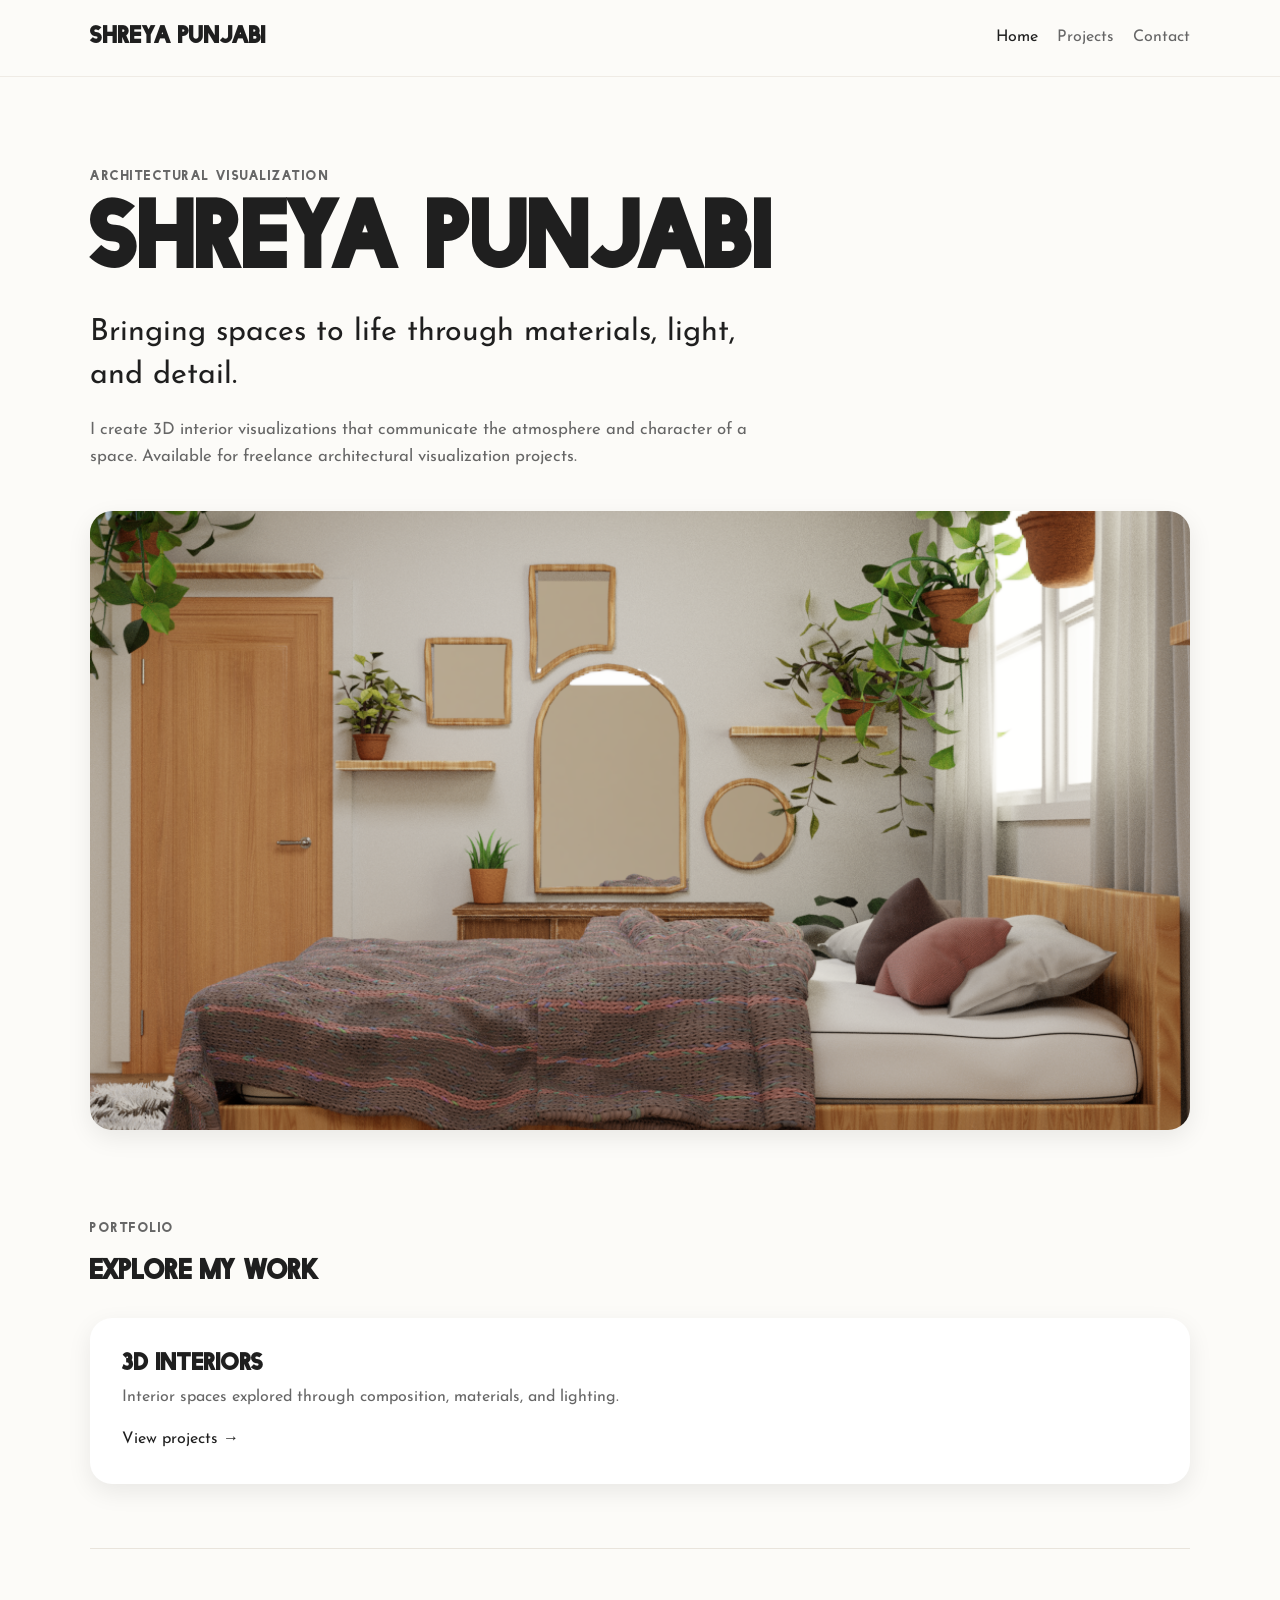
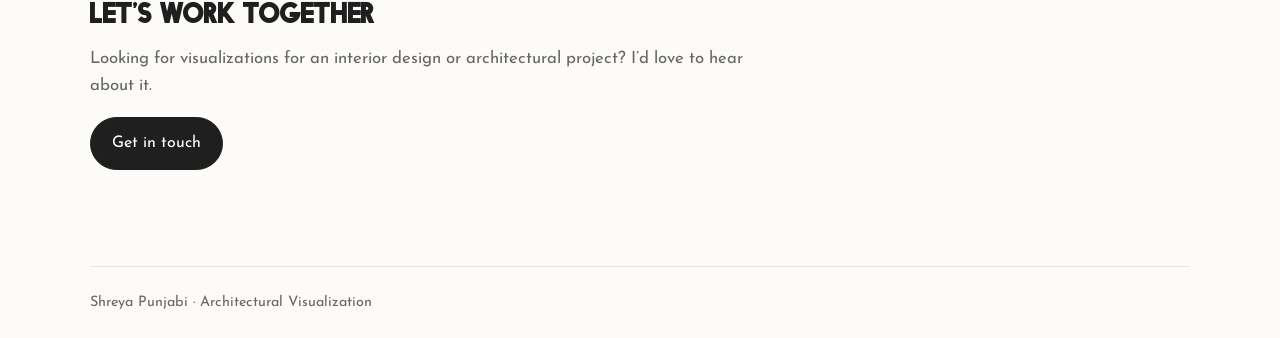
<file: index.html>
<!DOCTYPE html>
<html lang="en">
<head>
  <meta charset="UTF-8" />
  <meta name="viewport" content="width=device-width, initial-scale=1.0" />

  <title>Shreya Punjabi | Architectural Visualization</title>

  <meta
    name="description"
    content="Architectural visualization by Shreya Punjabi. Interior imagery exploring space, materials, and light."
  />

  <link rel="stylesheet" href="styles.css" />
  <script src="script.js" defer></script>
</head>

<body>
  <header id="site-header" class="site-header"></header>

  <main class="container archviz-home">
    <section class="archviz-hero">
      <div class="archviz-hero-text">
        <p class="eyebrow">Architectural Visualization</p>

        <h1>Shreya Punjabi</h1>

        <p class="archviz-tagline">
          Bringing spaces to life through materials, light, and detail.
        </p>

        <p class="intro-text">
          I create 3D interior visualizations that communicate the
          atmosphere and character of a space. Available for freelance
          architectural visualization projects.
        </p>

        
      </div>

      <img
        class="archviz-hero-image"
        src="media/home/hero.png"
        alt="Interior visualization by Shreya Punjabi"
        fetchpriority="high"
      />
    </section>

    <section class="archviz-work" aria-labelledby="work-heading">
      <p class="eyebrow">Portfolio</p>
      <h2 id="work-heading">Explore my work</h2>

      <a
        href="projects.html?category=3d-interiors"
        class="archviz-work-card"
      >
        <h3>3D Interiors</h3>

        <p>
          Interior spaces explored through composition,
          materials, and lighting.
        </p>

        <span>View projects →</span>
      </a>
    </section>

    <section class="archviz-contact">
      <h2>Let’s work together</h2>

      <p class="intro-text">
        Looking for visualizations for an interior design or
        architectural project? I’d love to hear about it.
      </p>

      <a href="contact.html" class="archviz-button">
        Get in touch
      </a>
    </section>
  </main>

  <footer class="container archviz-footer">
    <p>Shreya Punjabi · Architectural Visualization</p>
  </footer>
</body>
</html>
</file>
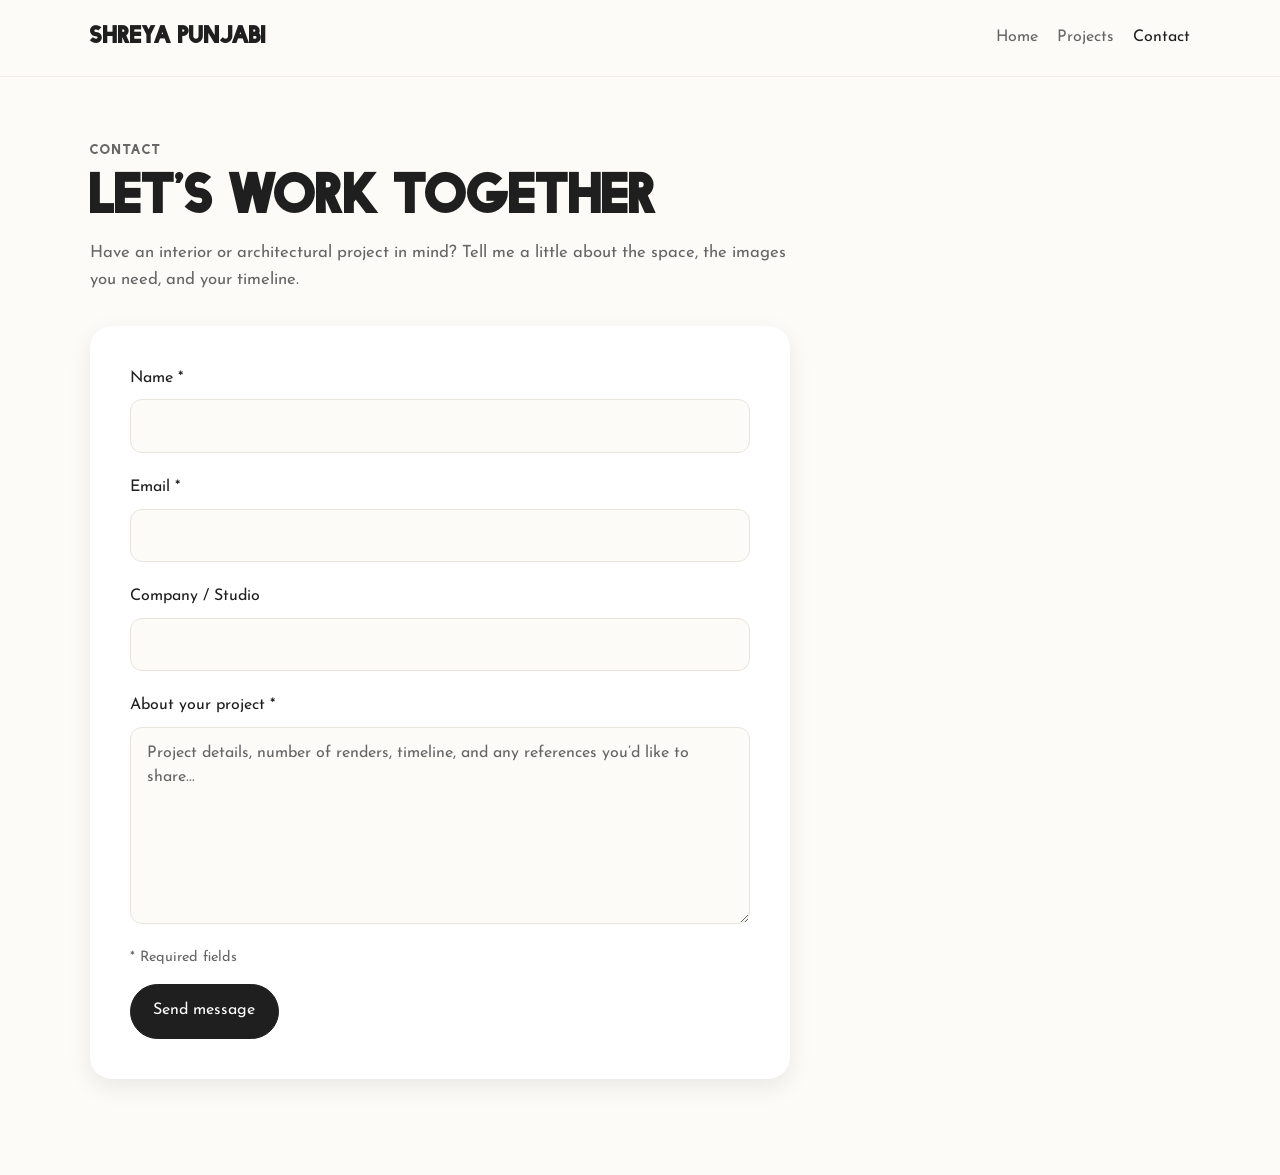
<file: contact.html>
<!DOCTYPE html>
<html lang="en">
<head>
  <meta charset="UTF-8" />
  <meta name="viewport" content="width=device-width, initial-scale=1.0" />

  <title>Contact | Shreya Punjabi</title>

  <meta
    name="description"
    content="Get in touch with Shreya Punjabi about architectural visualization and interior rendering projects."
  />

  <link rel="stylesheet" href="styles.css" />
  <script src="script.js" defer></script>
</head>

<body>
  <header id="site-header" class="site-header"></header>

  <main class="container contact-page">
    <section class="page-intro">
      <p class="eyebrow">Contact</p>
      <h1>Let’s work together</h1>

      <p class="intro-text">
        Have an interior or architectural project in mind?
        Tell me a little about the space, the images you need,
        and your timeline.
      </p>
    </section>

    <form
      class="contact-form"
      action="https://formspree.io/f/xjkrqgev"
      method="POST"
    >
      <div class="contact-field">
        <label for="contact-name">Name *</label>
        <input
          type="text"
          id="contact-name"
          name="name"
          autocomplete="name"
          required
        />
      </div>

      <div class="contact-field">
        <label for="contact-email">Email *</label>
        <input
          type="email"
          id="contact-email"
          name="email"
          autocomplete="email"
          required
        />
      </div>

      <div class="contact-field">
        <label for="contact-company">Company / Studio</label>
        <input
          type="text"
          id="contact-company"
          name="company"
          autocomplete="organization"
        />
      </div>

      <div class="contact-field">
        <label for="contact-message">About your project *</label>
        <textarea
          id="contact-message"
          name="message"
          rows="7"
          placeholder="Project details, number of renders, timeline, and any references you’d like to share..."
          required
        ></textarea>
      </div>

      <p class="contact-note">* Required fields</p>

      <button type="submit" class="contact-submit">
        Send message
      </button>
    </form>
  </main>
</body>
</html>
</file>
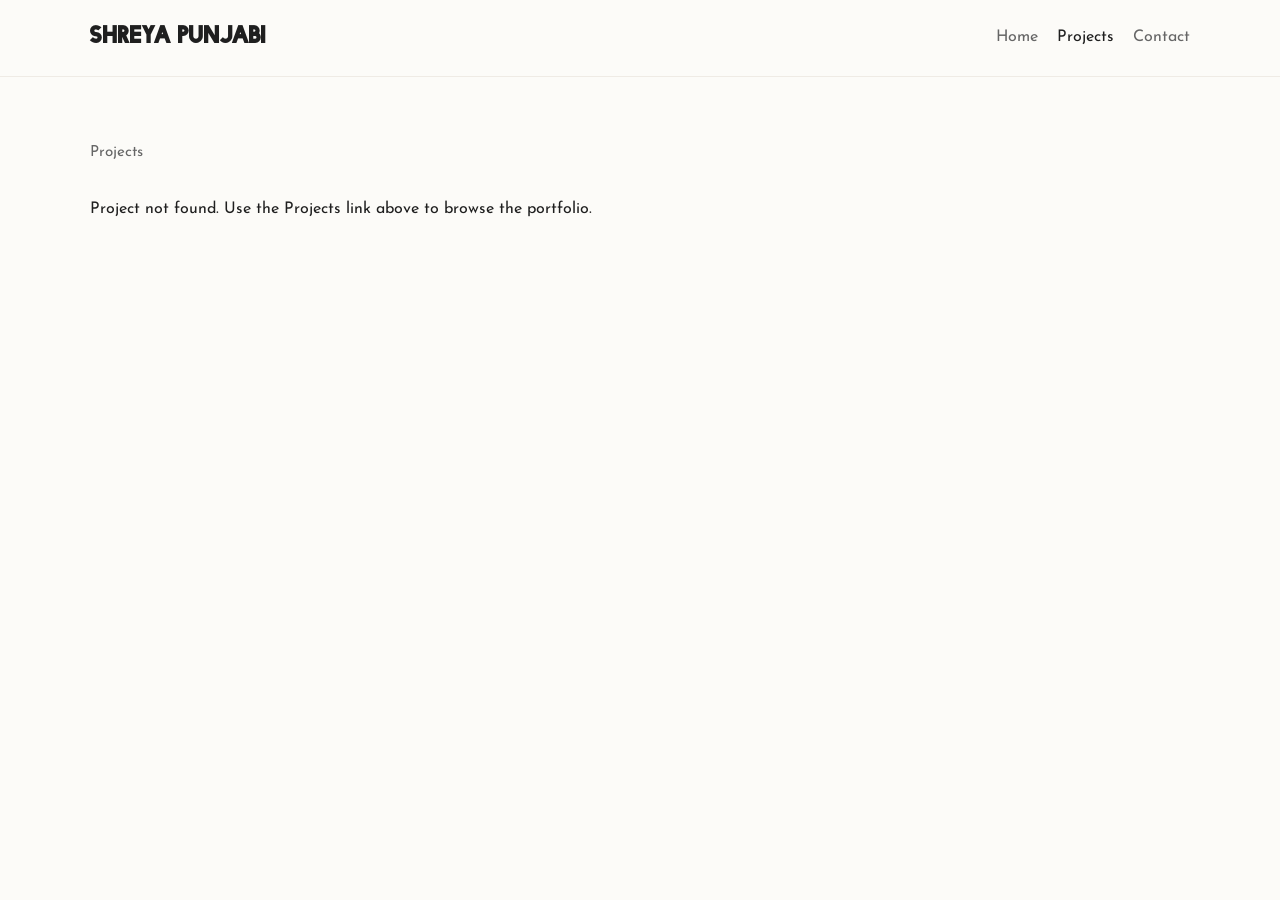
<file: project.html>
<!DOCTYPE html>
<html lang="en">
<head>
  <meta charset="UTF-8" />
  <meta name="viewport" content="width=device-width, initial-scale=1.0" />

  <title>Project | Shreya Punjabi</title>

  <link rel="stylesheet" href="styles.css" />
  <script src="script.js" defer></script>
</head>

<body>
  <header id="site-header" class="site-header"></header>

  <main class="container project-detail-page">
    <nav
      id="project-breadcrumbs"
      class="breadcrumbs"
      aria-label="Breadcrumb"
    ></nav>

    <p id="project-status" role="status">Loading project...</p>

    <article id="project-detail" hidden>
      <section class="project-hero">
        <div class="project-hero-text">
          <p class="eyebrow" id="project-category"></p>
          <h1 id="project-title"></h1>
          <p class="intro-text" id="project-short-description"></p>
        </div>

        <div class="project-hero-image" id="project-hero-wrap"></div>
      </section>

      <section class="project-section" id="gallery-section" hidden>
        <h2>Gallery</h2>
        <div id="project-gallery" class="gallery"></div>
      </section>

      <section class="project-section" id="overview-section" hidden>
        <h2>Overview</h2>
        <p id="project-overview" class="project-copy"></p>
      </section>

      <section class="project-section" id="tools-section" hidden>
        <h2>Tools / Tech</h2>
        <div id="project-tools" class="tool-list"></div>
      </section>

      <section class="project-section" id="process-section" hidden>
        <h2>Process</h2>
        <p id="project-process" class="project-copy"></p>
      </section>

      <!-- <section class="project-section" id="gallery-section" hidden>
        <h2>Gallery</h2>
        <div id="project-gallery" class="gallery"></div>
      </section> -->

      <section class="project-section" id="uses-section" hidden>
        <h2>Made using</h2>
        <p class="section-description">
          Materials, shaders, and systems used in this project.
        </p>

        <div id="project-uses" class="projects-list"></div>
      </section>

      <section class="project-section" id="used-in-section" hidden>
        <h2>Used in</h2>
        <p class="section-description">
          Projects that use this work.
        </p>

        <div id="project-used-in" class="projects-list"></div>
      </section>
    </article>

    <noscript>
      <p>Please enable JavaScript to view this project.</p>
    </noscript>
  </main>
</body>
</html>
</file>
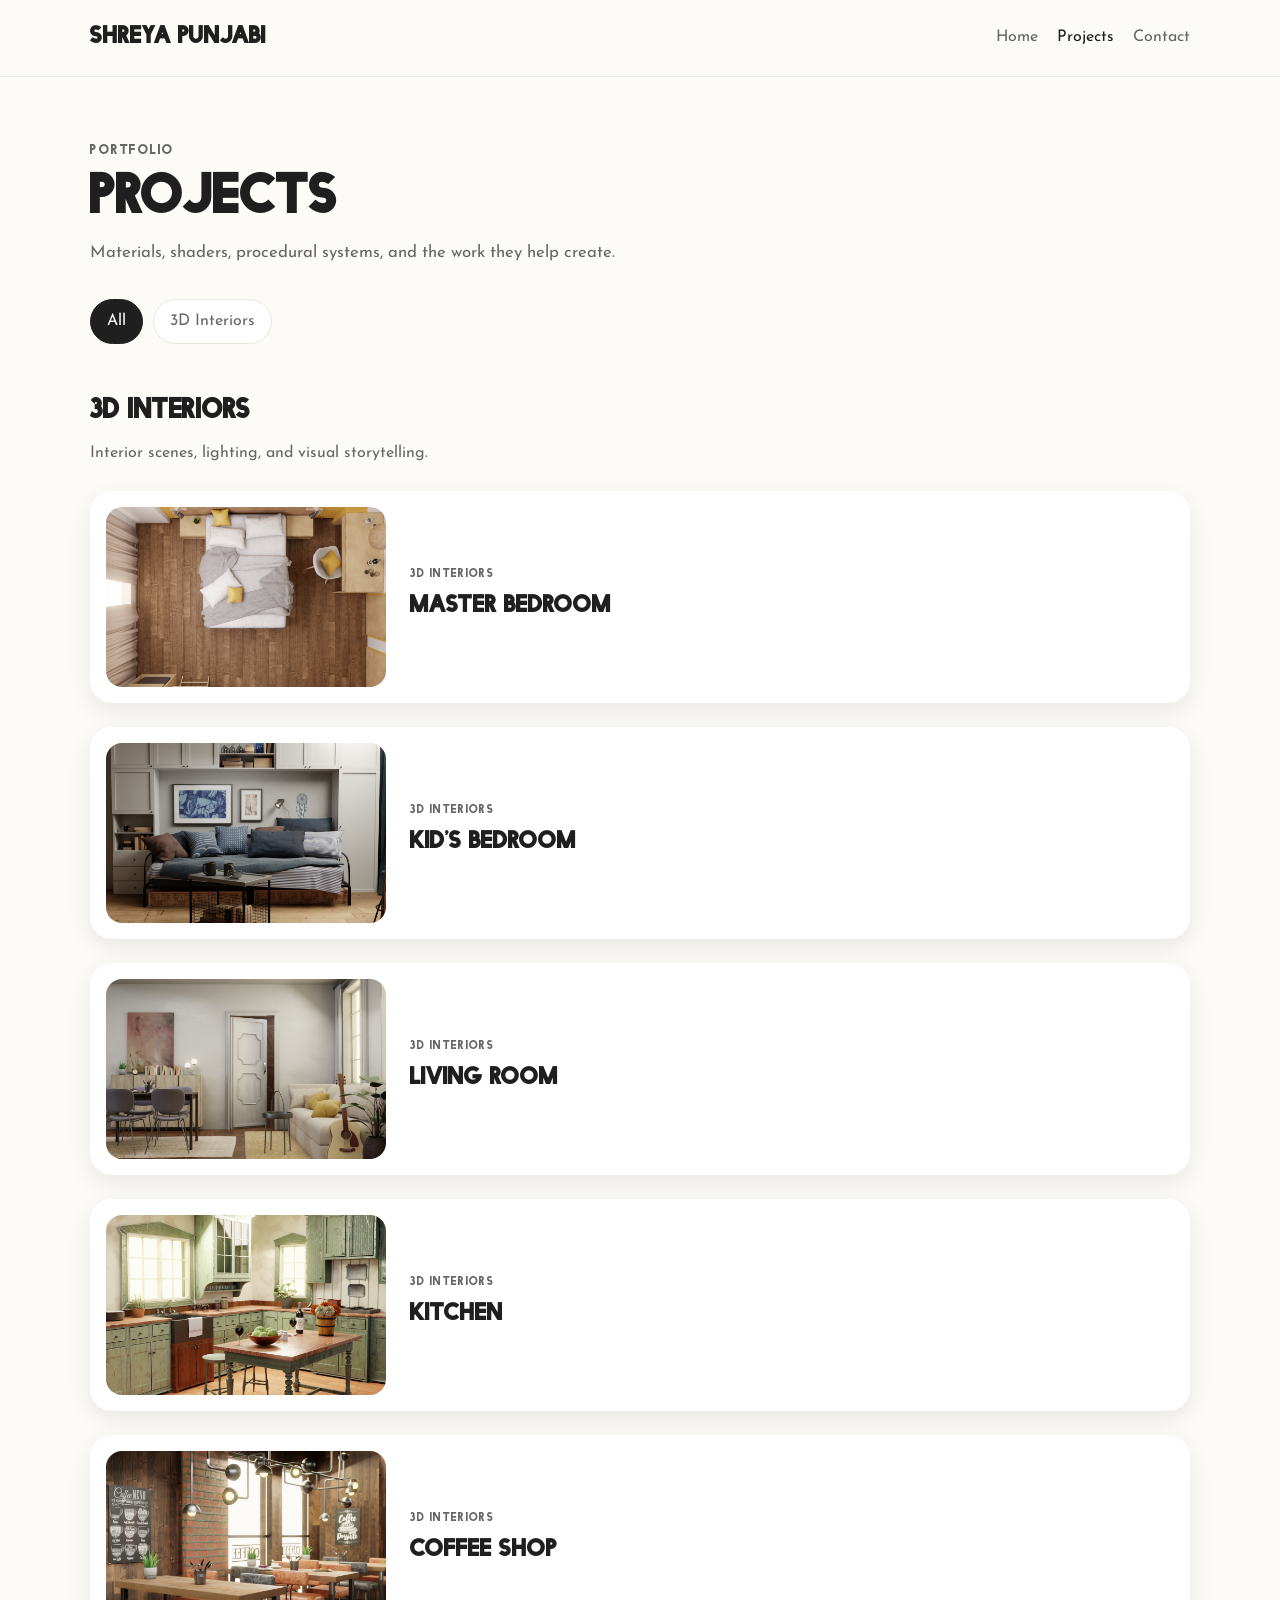
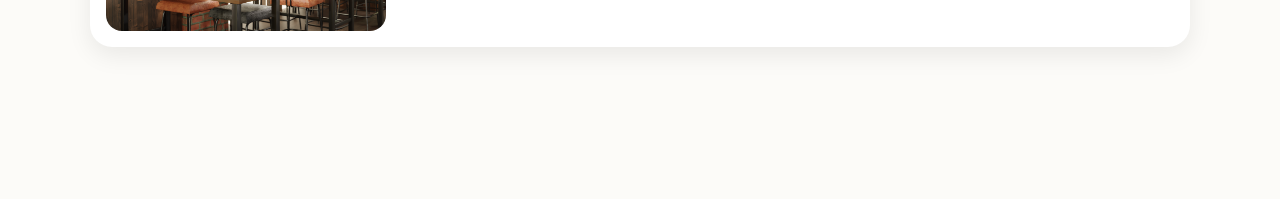
<file: projects.html>
<!DOCTYPE html>
<html lang="en">
<head>
  <meta charset="UTF-8" />
  <meta name="viewport" content="width=device-width, initial-scale=1.0" />

  <title>Projects | Shreya Punjabi</title>

  <link rel="stylesheet" href="styles.css" />
  <script src="script.js" defer></script>
</head>

<body>
  <header id="site-header" class="site-header"></header>

  <main class="container projects-page">
    <section class="page-intro">
      <p class="eyebrow">Portfolio</p>

      <h1 id="projects-heading">Projects</h1>

      <p class="intro-text">
        Materials, shaders, procedural systems, and the work they help create.
      </p>
    </section>

    <nav
      id="category-nav"
      class="category-nav"
      aria-label="Project categories"
    ></nav>

    <div id="projects-list" aria-live="polite">
      <p>Loading projects...</p>
    </div>

    <noscript>
      <p>Please enable JavaScript to view the projects.</p>
    </noscript>
  </main>
</body>
</html>
</file>
<file: styles.css>
/* ---------- Theme ---------- */

:root {
  --bg: #fcfbf8;
  --surface: #ffffff;
  --text: #1f1f1f;
  --muted: #666666;
  --border: #e9e4dc;
  --shadow: 0 8px 24px rgba(0, 0, 0, 0.08);
  --radius: 22px;
  --max-width: 1100px;
}

/* ---------- Your fonts ---------- */

@font-face {
  font-family: "Facile Sans";
  src: url("fonts/Facile-Sans.otf") format("opentype");
  font-weight: 400;
  font-style: normal;
  font-display: swap;
}

@font-face {
  font-family: "Josefin Sans";
  src: url("fonts/JosefinSans.ttf") format("truetype");
  font-weight: 400;
  font-style: normal;
  font-display: swap;
}

/* ---------- Base ---------- */

* {
  box-sizing: border-box;
}

[hidden] {
  display: none !important;
}

html {
  scroll-behavior: smooth;
}

body {
  margin: 0;
  background: var(--bg);
  color: var(--text);
  font-family: "Josefin Sans", Arial, sans-serif;
  line-height: 1.6;
}

img {
  max-width: 100%;
}

a {
  color: inherit;
}

a:focus-visible {
  outline: 2px solid var(--text);
  outline-offset: 5px;
}

.container {
  width: min(92%, var(--max-width));
  margin: 0 auto;
}

/* ---------- Typography ---------- */

h1,
h2,
h3,
.logo {
  font-family: "Facile Sans", sans-serif;
  margin-top: 0;
}

h1 {
  font-size: clamp(2.2rem, 4vw, 4rem);
  line-height: 1.05;
  margin-bottom: 0.75rem;
  overflow-wrap: anywhere;
}

h2 {
  font-size: 1.6rem;
  margin-bottom: 0.5rem;
}

h3 {
  font-size: 1.4rem;
  line-height: 1.3;
  margin-bottom: 0.4rem;
}

p {
  margin-top: 0;
}

.eyebrow {
  font-family: "Facile Sans", sans-serif;
  text-transform: uppercase;
  letter-spacing: 0.12em;
  font-size: 0.8rem;
  color: var(--muted);
  margin-bottom: 0.8rem;
}

.intro-text {
  max-width: 700px;
  color: var(--muted);
  font-size: 1.05rem;
}

.section-description {
  color: var(--muted);
  margin-bottom: 1.5rem;
}

/* ---------- Shared header ---------- */

.site-header {
  position: sticky;
  top: 0;
  background: rgba(252, 251, 248, 0.85);
  backdrop-filter: blur(10px);
  border-bottom: 1px solid rgba(233, 228, 220, 0.7);
  z-index: 100;
}

.nav {
  display: flex;
  align-items: center;
  justify-content: space-between;
  min-height: 76px;
  gap: 1rem;
}

.logo {
  text-decoration: none;
  color: var(--text);
  font-size: 1.4rem;
  font-weight: 600;
}

.site-header nav {
  display: flex;
  gap: 1.2rem;
  flex-wrap: wrap;
}

.site-header nav a {
  text-decoration: none;
  color: var(--muted);
  font-size: 1rem;
}

.site-header nav a:hover,
.site-header nav a.active {
  color: var(--text);
}

.header-fallback {
  display: block;
  padding-block: 1rem;
}

/* ---------- Page layout ---------- */

.projects-page,
.project-detail-page {
  padding: 4rem 0 6rem;
}

.page-intro {
  margin-bottom: 2rem;
}

.category-section {
  margin-bottom: 3.5rem;
}

.category-section > h2 a {
  text-decoration: none;
}

.category-section > h2 a:hover {
  text-decoration: underline;
  text-underline-offset: 5px;
}

/* ---------- Category navigation ---------- */

.category-nav {
  display: flex;
  flex-wrap: wrap;
  gap: 0.65rem;
  margin-bottom: 3rem;
}

.category-link {
  display: inline-block;
  padding: 0.55rem 1rem;
  border: 1px solid var(--border);
  border-radius: 999px;
  background: var(--surface);
  text-decoration: none;
  color: var(--muted);
  transition:
    background-color 0.2s ease,
    color 0.2s ease;
}

.category-link:hover,
.category-link.active {
  background: var(--text);
  border-color: var(--text);
  color: var(--surface);
}

/* ---------- Project cards ---------- */

.projects-list {
  display: flex;
  flex-direction: column;
  gap: 1.5rem;
}

.project-card {
  display: grid;
  grid-template-columns: 280px minmax(0, 1fr);
  gap: 1.5rem;
  align-items: center;
  background: var(--surface);
  border-radius: var(--radius);
  box-shadow: var(--shadow);
  text-decoration: none;
  color: inherit;
  padding: 1rem;
  overflow: hidden;
  transition:
    transform 0.2s ease,
    box-shadow 0.2s ease;
}

.project-card:hover {
  transform: translateY(-3px);
  box-shadow: 0 14px 34px rgba(0, 0, 0, 0.1);
}

.project-image-wrap {
  width: 100%;
  height: 180px;
  border-radius: 16px;
  overflow: hidden;
  background: #eee;
}

.project-image-wrap img {
  width: 100%;
  height: 100%;
  object-fit: cover;
  display: block;
}

.project-content {
  min-width: 0;
  overflow-wrap: anywhere;
}

.project-content .eyebrow {
  margin-bottom: 0.5rem;
  font-size: 0.7rem;
}

.project-content > p:last-child {
  color: var(--muted);
  margin-bottom: 0;
}

/* ---------- Breadcrumbs ---------- */

.breadcrumbs {
  display: flex;
  flex-wrap: wrap;
  align-items: center;
  gap: 0.6rem;
  color: var(--muted);
  margin-bottom: 2rem;
  font-size: 0.95rem;
}

.breadcrumbs a {
  text-decoration: none;
}

.breadcrumbs a:hover {
  color: var(--text);
  text-decoration: underline;
}

.breadcrumbs [aria-current="page"] {
  color: var(--text);
}

.breadcrumb-separator {
  opacity: 0.6;
}

/* ---------- Project details ---------- */

.project-hero {
  display: grid;
  grid-template-columns: minmax(0, 1.1fr) minmax(0, 1fr);
  gap: 2rem;
  align-items: center;
  margin-bottom: 3rem;
}

.project-hero.text-only {
  grid-template-columns: 1fr;
}

.project-hero-image {
  overflow: hidden;
  border-radius: var(--radius);
  box-shadow: var(--shadow);
}

.project-hero-image img {
  width: 100%;
  display: block;
}

.project-section {
  margin-bottom: 2.5rem;
}

.project-copy {
  max-width: 800px;
  white-space: pre-line;
}

.tool-list {
  display: flex;
  flex-wrap: wrap;
  gap: 0.75rem;
}

.tool-pill {
  display: inline-block;
  padding: 0.55rem 0.9rem;
  border-radius: 999px;
  background: var(--surface);
  box-shadow: var(--shadow);
  font-size: 0.95rem;
}

/* ---------- Gallery ---------- */

.gallery {
  display: grid;
  grid-template-columns: repeat(3, minmax(0, 1fr));
  gap: 1rem;
  align-items: start;
}

.gallery img {
  width: 100%;
  display: block;
  border-radius: 16px;
  box-shadow: var(--shadow);
}

/* ---------- Placeholder states ---------- */

.image-placeholder {
  display: grid;
  place-items: center;
  width: 100%;
  min-height: 180px;
  height: 100%;
  padding: 1.5rem;
  background: #eeeae3;
  color: var(--muted);
  text-align: center;
}

.empty-state {
  padding: 1.5rem;
  border: 1px dashed var(--border);
  border-radius: 16px;
  color: var(--muted);
}

.back-link {
  display: inline-block;
  color: var(--muted);
  text-underline-offset: 4px;
}

/* ---------- Responsive ---------- */

@media (max-width: 820px) {
  .project-card,
  .project-hero {
    grid-template-columns: 1fr;
  }

  .project-image-wrap {
    height: 220px;
  }

  .gallery {
    grid-template-columns: 1fr;
  }
}

@media (max-width: 540px) {
  .nav {
    flex-direction: column;
    align-items: flex-start;
    padding-block: 1rem;
    gap: 0.6rem;
  }

  .site-header nav {
    gap: 1rem;
  }

  .projects-page,
  .project-detail-page {
    padding-top: 2.5rem;
  }
}

@media (prefers-reduced-motion: reduce) {
  html {
    scroll-behavior: auto;
  }

  .project-card,
  .category-link {
    transition: none;
  }

  .project-card:hover {
    transform: none;
  }
}


.gallery-item {
  margin: 0;
  min-width: 0;
}

.gallery-item img,
.gallery-item video {
  display: block;
  width: 100%;
  height: auto;
  border-radius: 16px;
  box-shadow: var(--shadow);
}

.gallery-item video {
  background: #111;
}

.gallery-item figcaption {
  margin-top: 0.75rem;
  color: var(--muted);
  font-family: "Josefin Sans", Arial, sans-serif;
  font-size: 0.95rem;
  line-height: 1.5;
}


/* ---------- Architectural visualization homepage ---------- */

.archviz-home {
  padding-bottom: 3rem;
}

.archviz-hero {
  padding: clamp(3rem, 7vw, 6rem) 0;
}

.archviz-hero-text {
  max-width: 800px;
  margin-bottom: 2.5rem;
}

.archviz-hero h1 {
  font-size: clamp(2.8rem, 7vw, 5.5rem);
  margin-bottom: 1.25rem;
}

.archviz-tagline {
  max-width: 650px;
  font-size: clamp(1.3rem, 3vw, 1.9rem);
  line-height: 1.4;
  margin-bottom: 1.25rem;
}

.archviz-hero-image {
  display: block;
  width: 100%;
  aspect-ratio: 16 / 9;
  object-fit: cover;
  border-radius: var(--radius);
  box-shadow: var(--shadow);
}

.archviz-actions {
  display: flex;
  flex-wrap: wrap;
  gap: 0.8rem;
  margin-top: 2rem;
}

.archviz-button {
  display: inline-block;
  padding: 0.8rem 1.3rem;
  border: 1px solid var(--text);
  border-radius: 999px;
  background: var(--text);
  color: var(--surface);
  text-decoration: none;
  text-align: center;
  transition:
    background-color 0.2s ease,
    color 0.2s ease;
}

.archviz-button:hover {
  background: var(--surface);
  color: var(--text);
}

.archviz-button.secondary {
  background: transparent;
  color: var(--text);
  border-color: var(--border);
}

.archviz-button.secondary:hover {
  background: var(--surface);
  border-color: var(--text);
}

.archviz-work {
  margin-bottom: 4rem;
}

.archviz-work-card {
  display: block;
  margin-top: 1.5rem;
  padding: 2rem;
  background: var(--surface);
  border-radius: var(--radius);
  box-shadow: var(--shadow);
  color: var(--text);
  text-decoration: none;
  transition:
    transform 0.2s ease,
    box-shadow 0.2s ease;
}

.archviz-work-card p {
  color: var(--muted);
}

.archviz-work-card:hover {
  transform: translateY(-3px);
  box-shadow: 0 14px 34px rgba(0, 0, 0, 0.1);
}

.archviz-contact {
  padding: 3rem 0;
  border-top: 1px solid var(--border);
}

.archviz-footer {
  padding-block: 1.5rem;
  border-top: 1px solid var(--border);
  color: var(--muted);
  font-size: 0.9rem;
}

.archviz-footer p {
  margin: 0;
}

@media (max-width: 600px) {
  .archviz-work-card {
    padding: 1.5rem;
  }

  .archviz-hero-image {
    aspect-ratio: 4 / 3;
  }
}

@media (prefers-reduced-motion: reduce) {
  .archviz-button,
  .archviz-work-card {
    transition: none;
  }

  .archviz-work-card:hover {
    transform: none;
  }
}


/* ---------- Contact page ---------- */

.contact-page {
  padding: 4rem 0 6rem;
}

.contact-form {
  max-width: 700px;
  padding: clamp(1.5rem, 4vw, 2.5rem);
  background: var(--surface);
  border-radius: var(--radius);
  box-shadow: var(--shadow);
}

.contact-field {
  display: flex;
  flex-direction: column;
  gap: 0.5rem;
  margin-bottom: 1.4rem;
}

.contact-field label {
  color: var(--text);
  font-size: 1rem;
}

.contact-field input,
.contact-field textarea {
  width: 100%;
  min-width: 0;
  padding: 0.85rem 1rem;
  border: 1px solid var(--border);
  border-radius: 12px;
  background: var(--bg);
  color: var(--text);
  font: inherit;
  line-height: 1.5;
}

.contact-field textarea {
  resize: vertical;
  min-height: 180px;
}

.contact-field input:focus-visible,
.contact-field textarea:focus-visible {
  outline: 2px solid var(--text);
  outline-offset: 2px;
}

.contact-field input::placeholder,
.contact-field textarea::placeholder {
  color: var(--muted);
  opacity: 1;
}

.contact-note {
  color: var(--muted);
  font-size: 0.9rem;
}

.contact-submit {
  padding: 0.85rem 1.4rem;
  border: 1px solid var(--text);
  border-radius: 999px;
  background: var(--text);
  color: var(--surface);
  font: inherit;
  cursor: pointer;
}

.contact-submit:hover {
  background: var(--surface);
  color: var(--text);
}

.contact-submit:focus-visible {
  outline: 2px solid var(--text);
  outline-offset: 4px;
}

@media (max-width: 540px) {
  .contact-page {
    padding-top: 2.5rem;
  }
}
</file>
